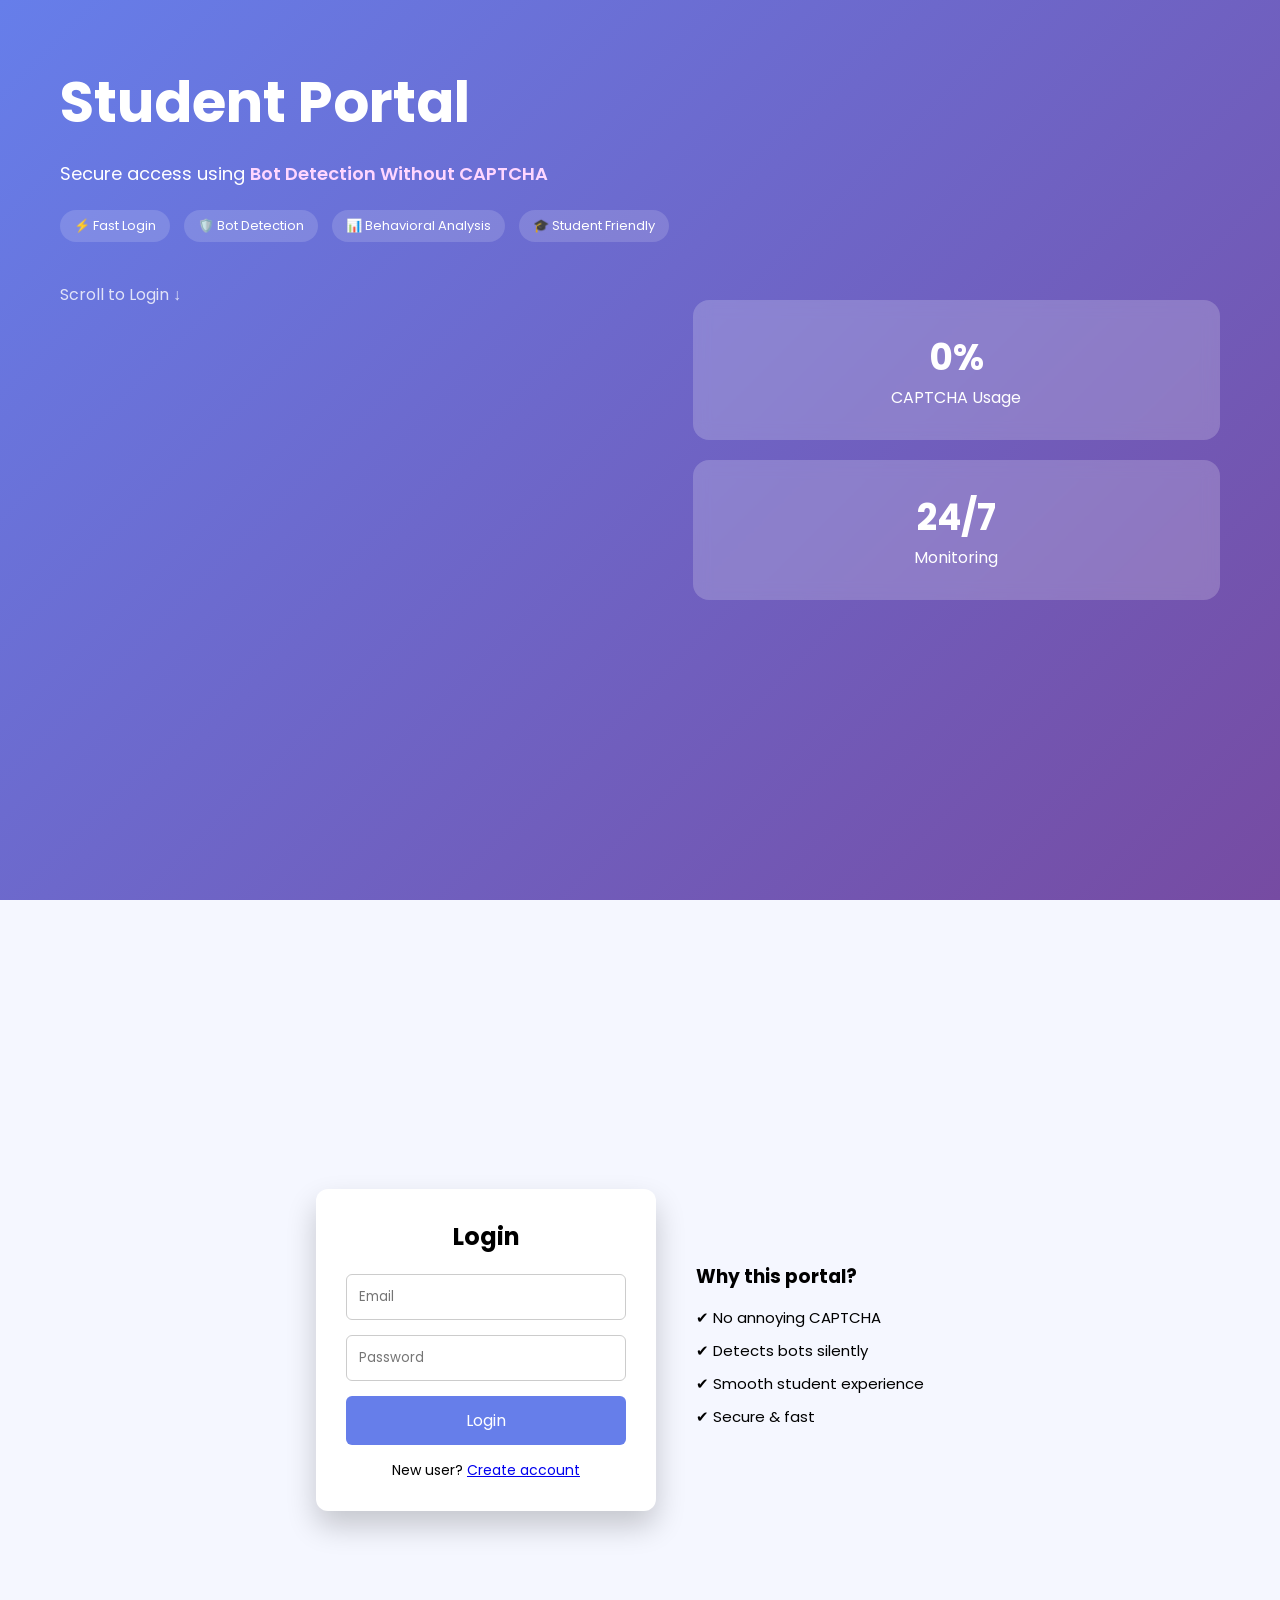
<file: botdetectionwithout_captcha/frontend/index.htm>
<!DOCTYPE html>
<html lang="en">
<head>
    <meta charset="UTF-8">
    <title>Student Portal</title>
    <link rel="stylesheet" href="style.css">
</head>
<body>

<section class="hero">
    <div class="hero-left">
        <h1>Student Portal</h1>
        <p class="tagline">
            Secure access using <span>Bot Detection Without CAPTCHA</span>
        </p>

        <div class="features">
            <span>⚡ Fast Login</span>
            <span>🛡️ Bot Detection</span>
            <span>📊 Behavioral Analysis</span>
            <span>🎓 Student Friendly</span>
        </div>

        <div class="scroll-down">Scroll to Login ↓</div>
    </div>

    <div class="hero-right">
        <div class="stat-box">
            <h2>0%</h2>
            <p>CAPTCHA Usage</p>
        </div>
        <div class="stat-box">
            <h2>24/7</h2>
            <p>Monitoring</p>
        </div>
    </div>
</section>

<section class="login-section">
    <div class="card">
        <h2>Login</h2>

        <input type="email" id="loginEmail" placeholder="Email">
        <input type="password" id="loginPassword" placeholder="Password">
        <button onclick="login()">Login</button>
        <p id="result"></p>


        

        <p class="switch">
            New user? <a href="signup.htm">Create account</a>
        </p>
    </div>
    <div class="login-info">
            <h3>Why this portal?</h3>
            <ul>
                <li>✔ No annoying CAPTCHA</li>
                <li>✔ Detects bots silently</li>
                <li>✔ Smooth student experience</li>
                <li>✔ Secure & fast</li>
            </ul>
    </div>
</section>

<script src="auth.js"></script>
</body>
</html>
</file>
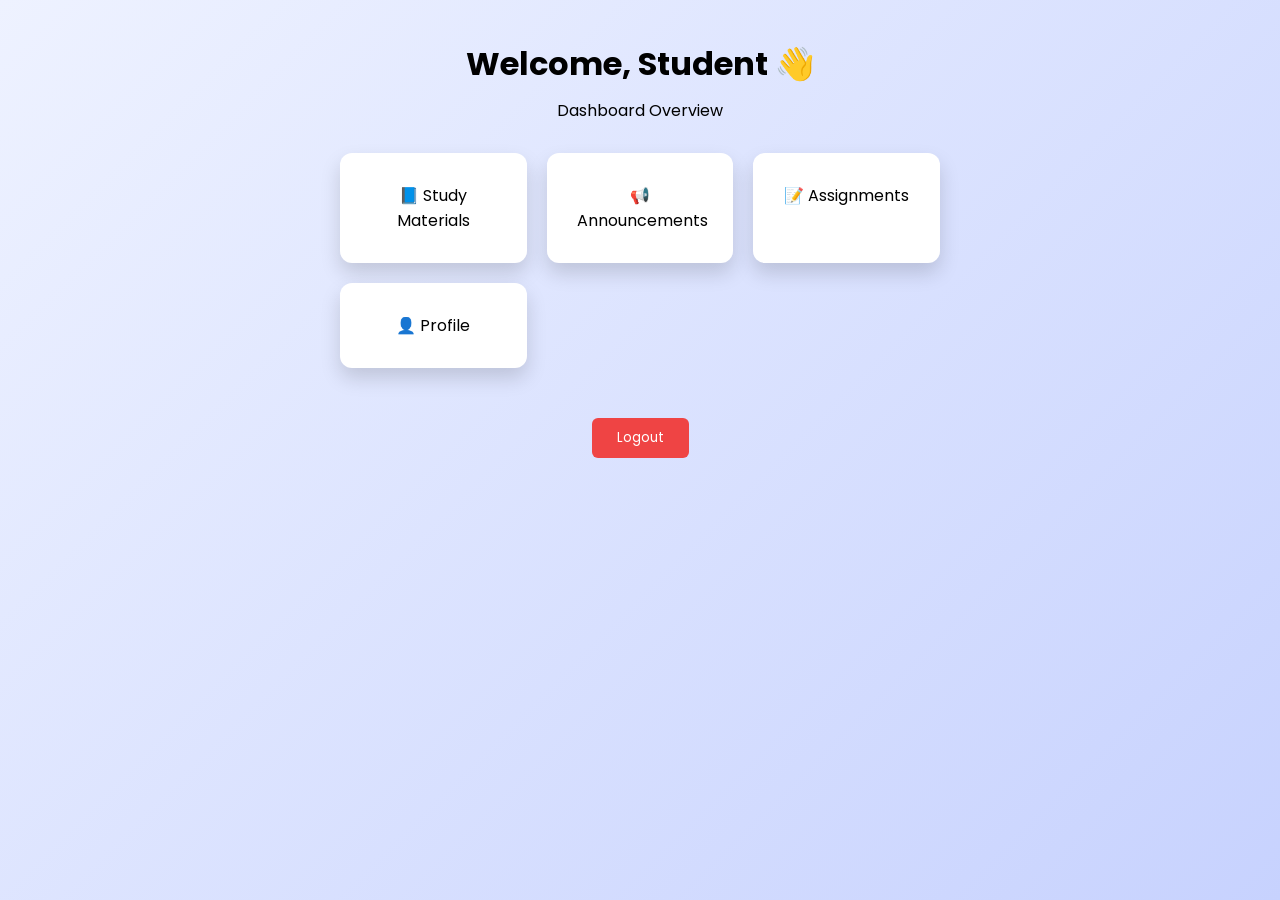
<file: botdetectionwithout_captcha/frontend/dashboard.htm>
<!DOCTYPE html>
<html lang="en">
<head>
    <meta charset="UTF-8">
    <title>Dashboard</title>
    <link rel="stylesheet" href="style.css">
</head>
<body>

<div class="dashboard">
    <h1>Welcome, Student 👋</h1>
    <p>Dashboard Overview</p>

    <div class="dashboard-cards">
        <div class="dash-card">📘 Study Materials</div>
        <div class="dash-card">📢 Announcements</div>
        <div class="dash-card">📝 Assignments</div>
        <div class="dash-card">👤 Profile</div>
    </div>

    <button class="logout" onclick="logout()">Logout</button>
</div>

<script src="auth.js"></script>
</body>
</html><script>
    const result = localStorage.getItem("loginResult");
    const confidence = localStorage.getItem("confidence");

    if (result && confidence) {
        alert(
            "Welcome!\n\n" +
            "Detected User: " + result + "\n" +
            "Confidence: " + confidence
        );
    }
</script>
</file>
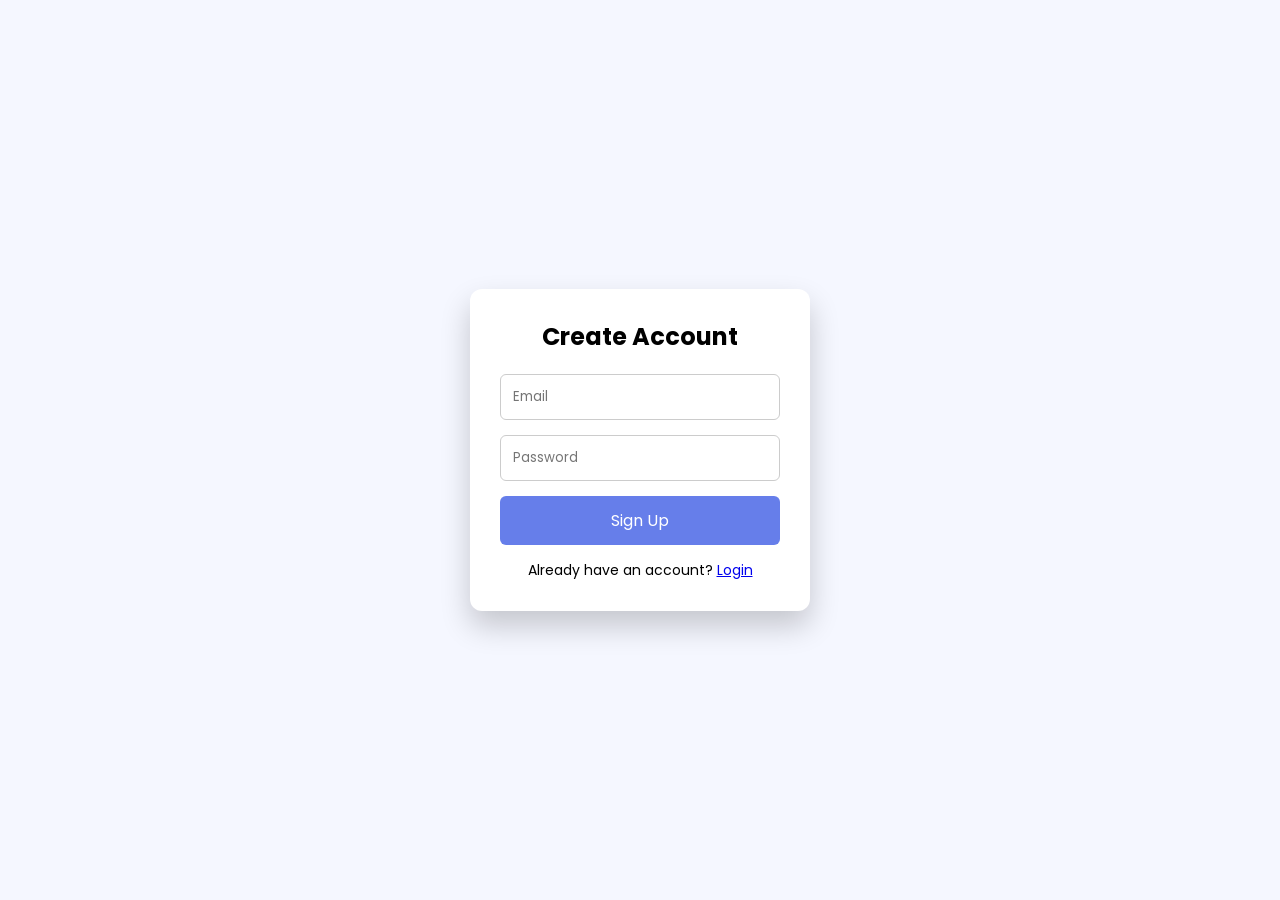
<file: botdetectionwithout_captcha/frontend/signup.htm>
<!DOCTYPE html>
<html lang="en">
<head>
    <meta charset="UTF-8">
    <title>Signup</title>
    <link rel="stylesheet" href="style.css">
</head>
<body>

<section class="login-section">
    <div class="card">
        <h2>Create Account</h2>

        <input type="email" id="signupEmail" placeholder="Email">
        <input type="password" id="signupPassword" placeholder="Password">

        <button onclick="signup()">Sign Up</button>

        <p class="switch">
            Already have an account? <a href="index.htm">Login</a>
        </p>
    </div>
</section>

<script src="auth.js"></script>
</body>
</html>
</file>
<file: botdetectionwithout_captcha/frontend/style.css>
@import url('https://fonts.googleapis.com/css2?family=Poppins&display=swap');

* {
    font-family: 'Poppins', sans-serif;
    margin: 0;
    padding: 0;
    box-sizing: border-box;
}

/* HERO */
.hero {
    height: 100vh;
    background: linear-gradient(135deg, #667eea, #764ba2);
    color: white;
    display: grid;
    grid-template-columns: 1.2fr 1fr;
    padding: 60px;
}

.hero-left h1 {
    font-size: 56px;
}

.tagline {
    margin: 15px 0;
    font-size: 18px;
}

.tagline span {
    font-weight: 600;
    color: #ffd6ff;
}

.features span {
    display: inline-block;
    margin: 8px 10px 0 0;
    padding: 6px 14px;
    background: rgba(255,255,255,0.15);
    border-radius: 20px;
    font-size: 13px;
}

.scroll-down {
    margin-top: 40px;
    opacity: 0.8;
}

.hero-right {
    display: grid;
    gap: 20px;
    align-content: center;
}

.stat-box {
    background: rgba(255,255,255,0.2);
    padding: 30px;
    border-radius: 16px;
    text-align: center;
    backdrop-filter: blur(8px);
}

.stat-box h2 {
    font-size: 36px;
}

/* LOGIN / SIGNUP */
.login-section {
    min-height: 100vh;
    background: #f5f7ff;
    display: flex;
    justify-content: center;
    align-items: center;
}

.login-layout {
    display: grid;
    grid-template-columns: 1fr 1fr;
    gap: 50px;
    width: 900px;
}

.card {
    background: white;
    width: 340px;
    padding: 30px;
    border-radius: 12px;
    box-shadow: 0 15px 30px rgba(0,0,0,0.2);
    text-align: center;
}

.card h2 {
    margin-bottom: 20px;
}

.card input {
    width: 100%;
    padding: 12px;
    margin-bottom: 15px;
    border-radius: 6px;
    border: 1px solid #ccc;
}

.card button {
    width: 100%;
    padding: 12px;
    border: none;
    background: #667eea;
    color: white;
    font-size: 16px;
    border-radius: 6px;
    cursor: pointer;
}

.switch {
    margin-top: 15px;
    font-size: 14px;
}

.login-info {
    padding: 40px;
}

.login-info h3 {
    margin-bottom: 15px;
}

.login-info ul {
    list-style: none;
}

.login-info li {
    margin-bottom: 10px;
    font-size: 15px;
}

/* DASHBOARD */
.dashboard {
    min-height: 100vh;
    background: linear-gradient(135deg, #eef2ff, #c7d2fe);
    padding: 40px;
    text-align: center;
}

.dashboard h1 {
    margin-bottom: 10px;
}

.dashboard-cards {
    margin: 30px auto;
    display: grid;
    grid-template-columns: repeat(auto-fit, minmax(150px, 1fr));
    gap: 20px;
    max-width: 600px;
}

.dash-card {
    background: white;
    padding: 30px;
    border-radius: 12px;
    box-shadow: 0 10px 20px rgba(0,0,0,0.15);
    font-size: 16px;
}

.logout {
    margin-top: 20px;
    padding: 10px 25px;
    background: #ef4444;
    color: white;
    border: none;
    border-radius: 6px;
    cursor: pointer;
}
</file>
